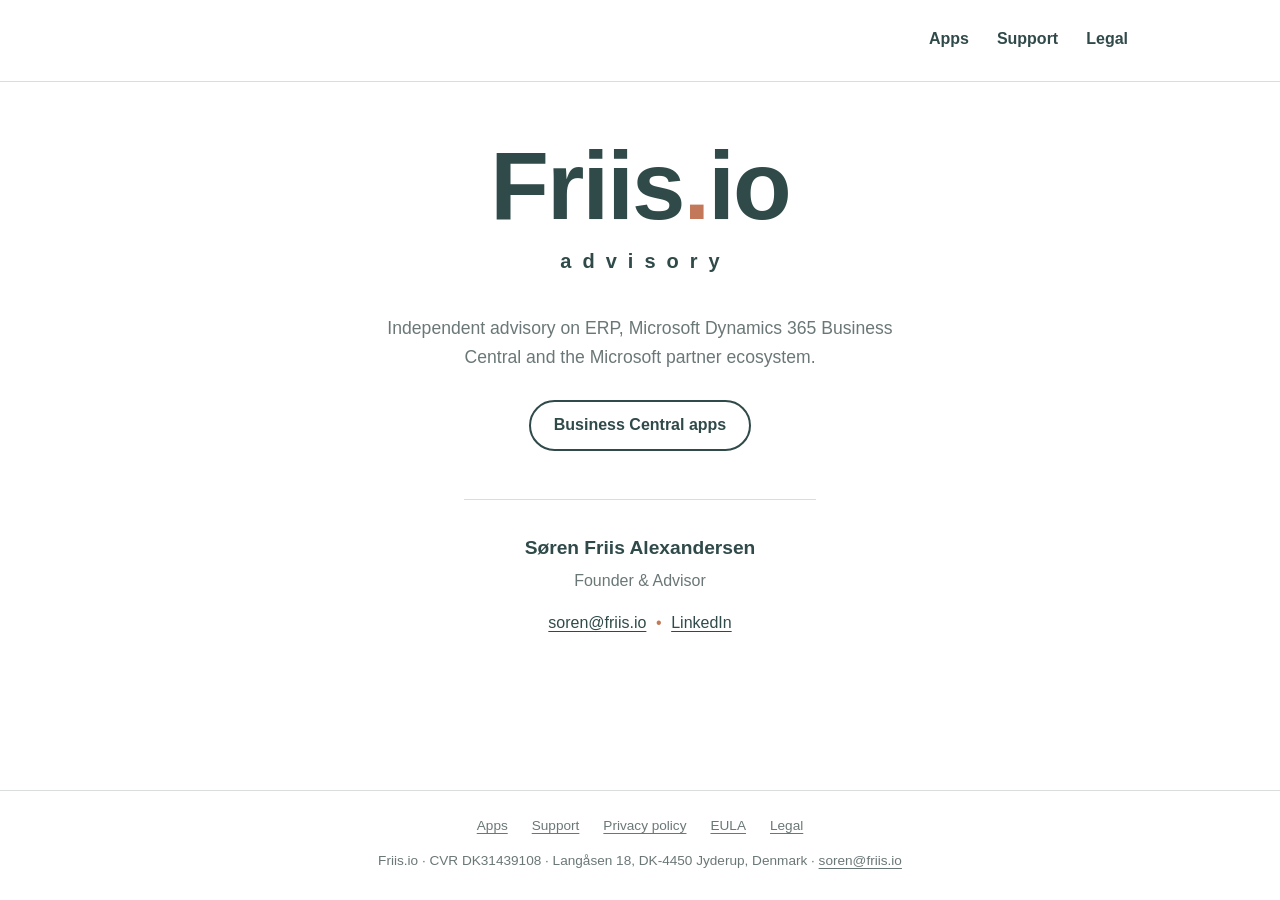
<file: index.html>
<!DOCTYPE html>
<html lang="en">
<head>
  <meta charset="utf-8">
  <meta name="viewport" content="width=device-width, initial-scale=1">
  <title>Friis.io advisory</title>
  <meta name="description" content="Friis.io advisory. ERP and Microsoft Dynamics 365 Business Central advisory, and apps for Business Central.">
  <link rel="icon" href="/assets/favicon.svg" type="image/svg+xml">
  <link rel="stylesheet" href="/assets/site.css">
</head>
<body class="home">
  <header class="site-header">
    <div class="wrap header-inner">
      <a class="brand" href="/" aria-label="Friis.io advisory, home">
        <span class="wordmark">Friis<span class="dot">.</span>io</span>
        <span class="tagline">advisory</span>
      </a>
      <nav class="site-nav" aria-label="Main">
        <a href="/apps/">Apps</a>
        <a href="/support/">Support</a>
        <a href="/legal/">Legal</a>
      </nav>
    </div>
  </header>

  <main>
    <section class="hero">
      <h1><span class="wordmark">Friis<span class="dot">.</span>io</span><span class="tagline">advisory</span></h1>
      <p class="intro">
        Independent advisory on ERP, Microsoft Dynamics 365 Business Central
        and the Microsoft partner ecosystem.
      </p>
      <a class="button" href="/apps/">Business Central apps</a>
    </section>

    <div class="person">
      <p class="name">Søren Friis Alexandersen</p>
      <p class="role">Founder &amp; Advisor</p>
      <p class="links">
        <a href="mailto:soren@friis.io">soren@friis.io</a><span class="sep">•</span><a href="https://www.linkedin.com/in/alexandersen/">LinkedIn</a>
      </p>
    </div>
  </main>

  <footer class="site-footer">
    <div class="wrap footer-inner">
      <nav class="footer-nav" aria-label="Footer">
        <a href="/apps/">Apps</a>
        <a href="/support/">Support</a>
        <a href="/privacy/">Privacy policy</a>
        <a href="/eula/">EULA</a>
        <a href="/legal/">Legal</a>
      </nav>
      <p>Friis.io · CVR DK31439108 · Langåsen 18, DK-4450 Jyderup, Denmark · <a href="mailto:soren@friis.io">soren@friis.io</a></p>
    </div>
  </footer>
</body>
</html>
</file>
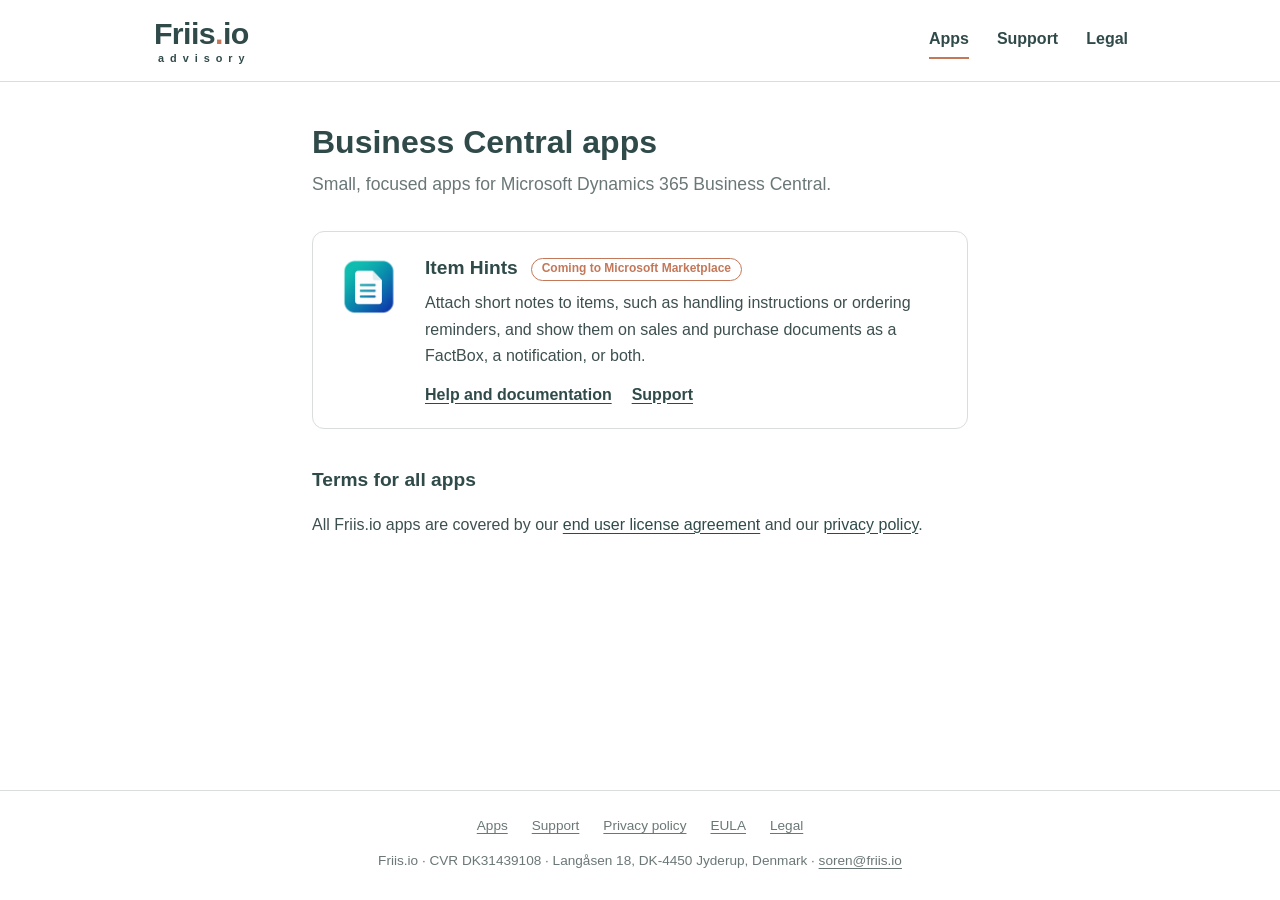
<file: apps/index.html>
<!DOCTYPE html>
<html lang="en">
<head>
  <meta charset="utf-8">
  <meta name="viewport" content="width=device-width, initial-scale=1">
  <title>Business Central apps · Friis.io</title>
  <meta name="description" content="Apps for Microsoft Dynamics 365 Business Central by Friis.io.">
  <link rel="icon" href="/assets/favicon.svg" type="image/svg+xml">
  <link rel="stylesheet" href="/assets/site.css">
</head>
<body>
  <header class="site-header">
    <div class="wrap header-inner">
      <a class="brand" href="/" aria-label="Friis.io advisory, home">
        <span class="wordmark">Friis<span class="dot">.</span>io</span>
        <span class="tagline">advisory</span>
      </a>
      <nav class="site-nav" aria-label="Main">
        <a href="/apps/" aria-current="page">Apps</a>
        <a href="/support/">Support</a>
        <a href="/legal/">Legal</a>
      </nav>
    </div>
  </header>

  <main>
    <h1>Business Central apps</h1>
    <p class="lead">Small, focused apps for Microsoft Dynamics 365 Business Central.</p>

    <div class="cards">
      <article class="card">
        <img src="/item-hints/logo.png" alt="">
        <div>
          <h2>Item Hints <span class="badge">Coming to Microsoft Marketplace</span></h2>
          <p>
            Attach short notes to items, such as handling instructions or ordering reminders,
            and show them on sales and purchase documents as a FactBox, a notification, or both.
          </p>
          <div class="card-links">
            <a href="/item-hints/">Help and documentation</a>
            <a href="/support/">Support</a>
          </div>
        </div>
      </article>
    </div>

    <h2>Terms for all apps</h2>
    <p>
      All Friis.io apps are covered by our <a href="/eula/">end user license agreement</a>
      and our <a href="/privacy/">privacy policy</a>.
    </p>
  </main>

  <footer class="site-footer">
    <div class="wrap footer-inner">
      <nav class="footer-nav" aria-label="Footer">
        <a href="/apps/">Apps</a>
        <a href="/support/">Support</a>
        <a href="/privacy/">Privacy policy</a>
        <a href="/eula/">EULA</a>
        <a href="/legal/">Legal</a>
      </nav>
      <p>Friis.io · CVR DK31439108 · Langåsen 18, DK-4450 Jyderup, Denmark · <a href="mailto:soren@friis.io">soren@friis.io</a></p>
    </div>
  </footer>
</body>
</html>
</file>
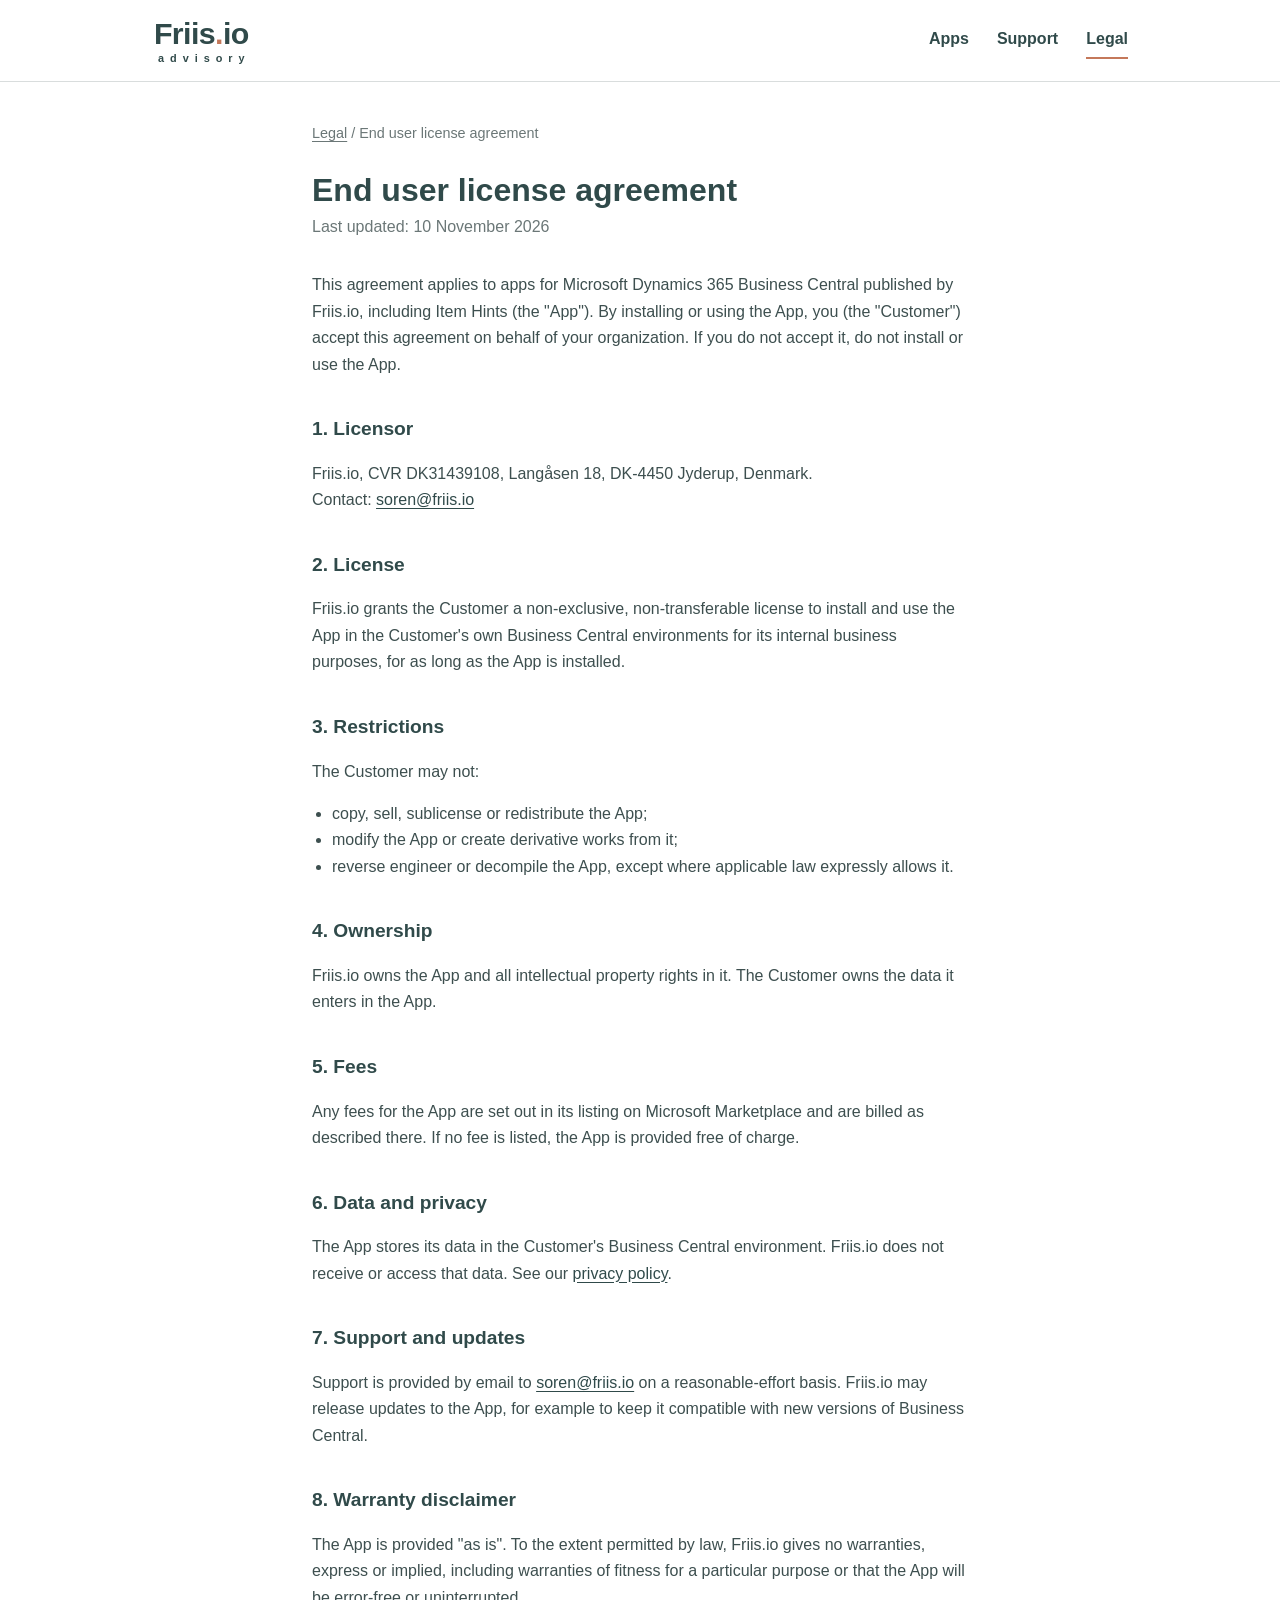
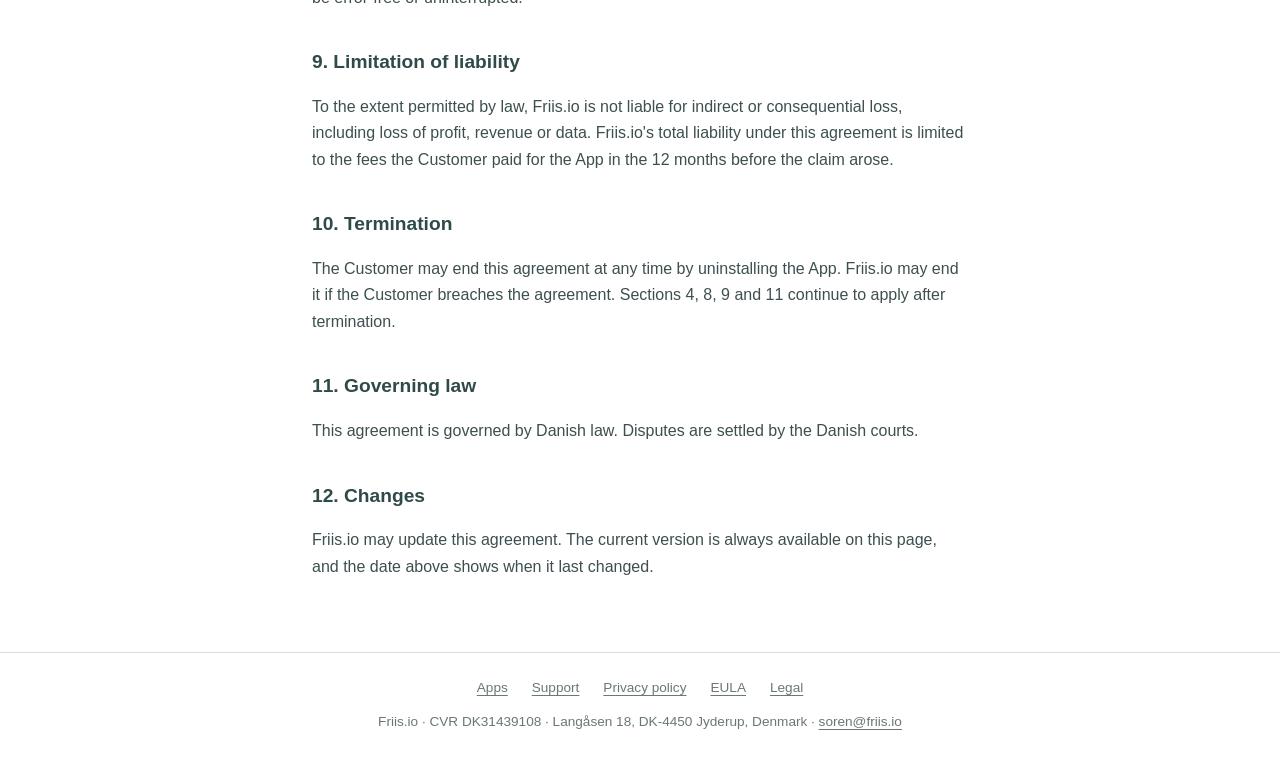
<file: eula/index.html>
<!DOCTYPE html>
<html lang="en">
<head>
  <meta charset="utf-8">
  <meta name="viewport" content="width=device-width, initial-scale=1">
  <title>End user license agreement · Friis.io</title>
  <meta name="description" content="End user license agreement for Friis.io apps for Microsoft Dynamics 365 Business Central.">
  <link rel="icon" href="/assets/favicon.svg" type="image/svg+xml">
  <link rel="stylesheet" href="/assets/site.css">
</head>
<body>
  <header class="site-header">
    <div class="wrap header-inner">
      <a class="brand" href="/" aria-label="Friis.io advisory, home">
        <span class="wordmark">Friis<span class="dot">.</span>io</span>
        <span class="tagline">advisory</span>
      </a>
      <nav class="site-nav" aria-label="Main">
        <a href="/apps/">Apps</a>
        <a href="/support/">Support</a>
        <a href="/legal/" aria-current="page">Legal</a>
      </nav>
    </div>
  </header>

  <main>
    <p class="crumbs"><a href="/legal/">Legal</a> / End user license agreement</p>

    <h1>End user license agreement</h1>
        <p class="updated">Last updated: 10 November 2026</p>

        <p>
          This agreement applies to apps for Microsoft Dynamics 365 Business Central
          published by Friis.io, including Item Hints (the "App"). By installing or using
          the App, you (the "Customer") accept this agreement on behalf of your organization.
          If you do not accept it, do not install or use the App.
        </p>

        <h2>1. Licensor</h2>
        <p>
          Friis.io, CVR DK31439108, Langåsen 18, DK-4450 Jyderup, Denmark.<br>
          Contact: <a href="mailto:soren@friis.io">soren@friis.io</a>
        </p>

        <h2>2. License</h2>
        <p>
          Friis.io grants the Customer a non-exclusive, non-transferable license to install
          and use the App in the Customer's own Business Central environments for its internal
          business purposes, for as long as the App is installed.
        </p>

        <h2>3. Restrictions</h2>
        <p>The Customer may not:</p>
        <ul>
          <li>copy, sell, sublicense or redistribute the App;</li>
          <li>modify the App or create derivative works from it;</li>
          <li>reverse engineer or decompile the App, except where applicable law expressly allows it.</li>
        </ul>

        <h2>4. Ownership</h2>
        <p>
          Friis.io owns the App and all intellectual property rights in it. The Customer owns
          the data it enters in the App.
        </p>

        <h2>5. Fees</h2>
        <p>
          Any fees for the App are set out in its listing on Microsoft Marketplace and are
          billed as described there. If no fee is listed, the App is provided free of charge.
        </p>

        <h2>6. Data and privacy</h2>
        <p>
          The App stores its data in the Customer's Business Central environment. Friis.io does
          not receive or access that data. See our <a href="/privacy/">privacy policy</a>.
        </p>

        <h2>7. Support and updates</h2>
        <p>
          Support is provided by email to <a href="mailto:soren@friis.io">soren@friis.io</a>
          on a reasonable-effort basis. Friis.io may release updates to the App, for example to
          keep it compatible with new versions of Business Central.
        </p>

        <h2>8. Warranty disclaimer</h2>
        <p>
          The App is provided "as is". To the extent permitted by law, Friis.io gives no
          warranties, express or implied, including warranties of fitness for a particular
          purpose or that the App will be error-free or uninterrupted.
        </p>

        <h2>9. Limitation of liability</h2>
        <p>
          To the extent permitted by law, Friis.io is not liable for indirect or consequential
          loss, including loss of profit, revenue or data. Friis.io's total liability under this
          agreement is limited to the fees the Customer paid for the App in the 12 months before
          the claim arose.
        </p>

        <h2>10. Termination</h2>
        <p>
          The Customer may end this agreement at any time by uninstalling the App. Friis.io may
          end it if the Customer breaches the agreement. Sections 4, 8, 9 and 11 continue to apply
          after termination.
        </p>

        <h2>11. Governing law</h2>
        <p>
          This agreement is governed by Danish law. Disputes are settled by the Danish courts.
        </p>

        <h2>12. Changes</h2>
        <p>
          Friis.io may update this agreement. The current version is always available on this
          page, and the date above shows when it last changed.
        </p>
  </main>

  <footer class="site-footer">
    <div class="wrap footer-inner">
      <nav class="footer-nav" aria-label="Footer">
        <a href="/apps/">Apps</a>
        <a href="/support/">Support</a>
        <a href="/privacy/">Privacy policy</a>
        <a href="/eula/">EULA</a>
        <a href="/legal/">Legal</a>
      </nav>
      <p>Friis.io · CVR DK31439108 · Langåsen 18, DK-4450 Jyderup, Denmark · <a href="mailto:soren@friis.io">soren@friis.io</a></p>
    </div>
  </footer>
</body>
</html>
</file>
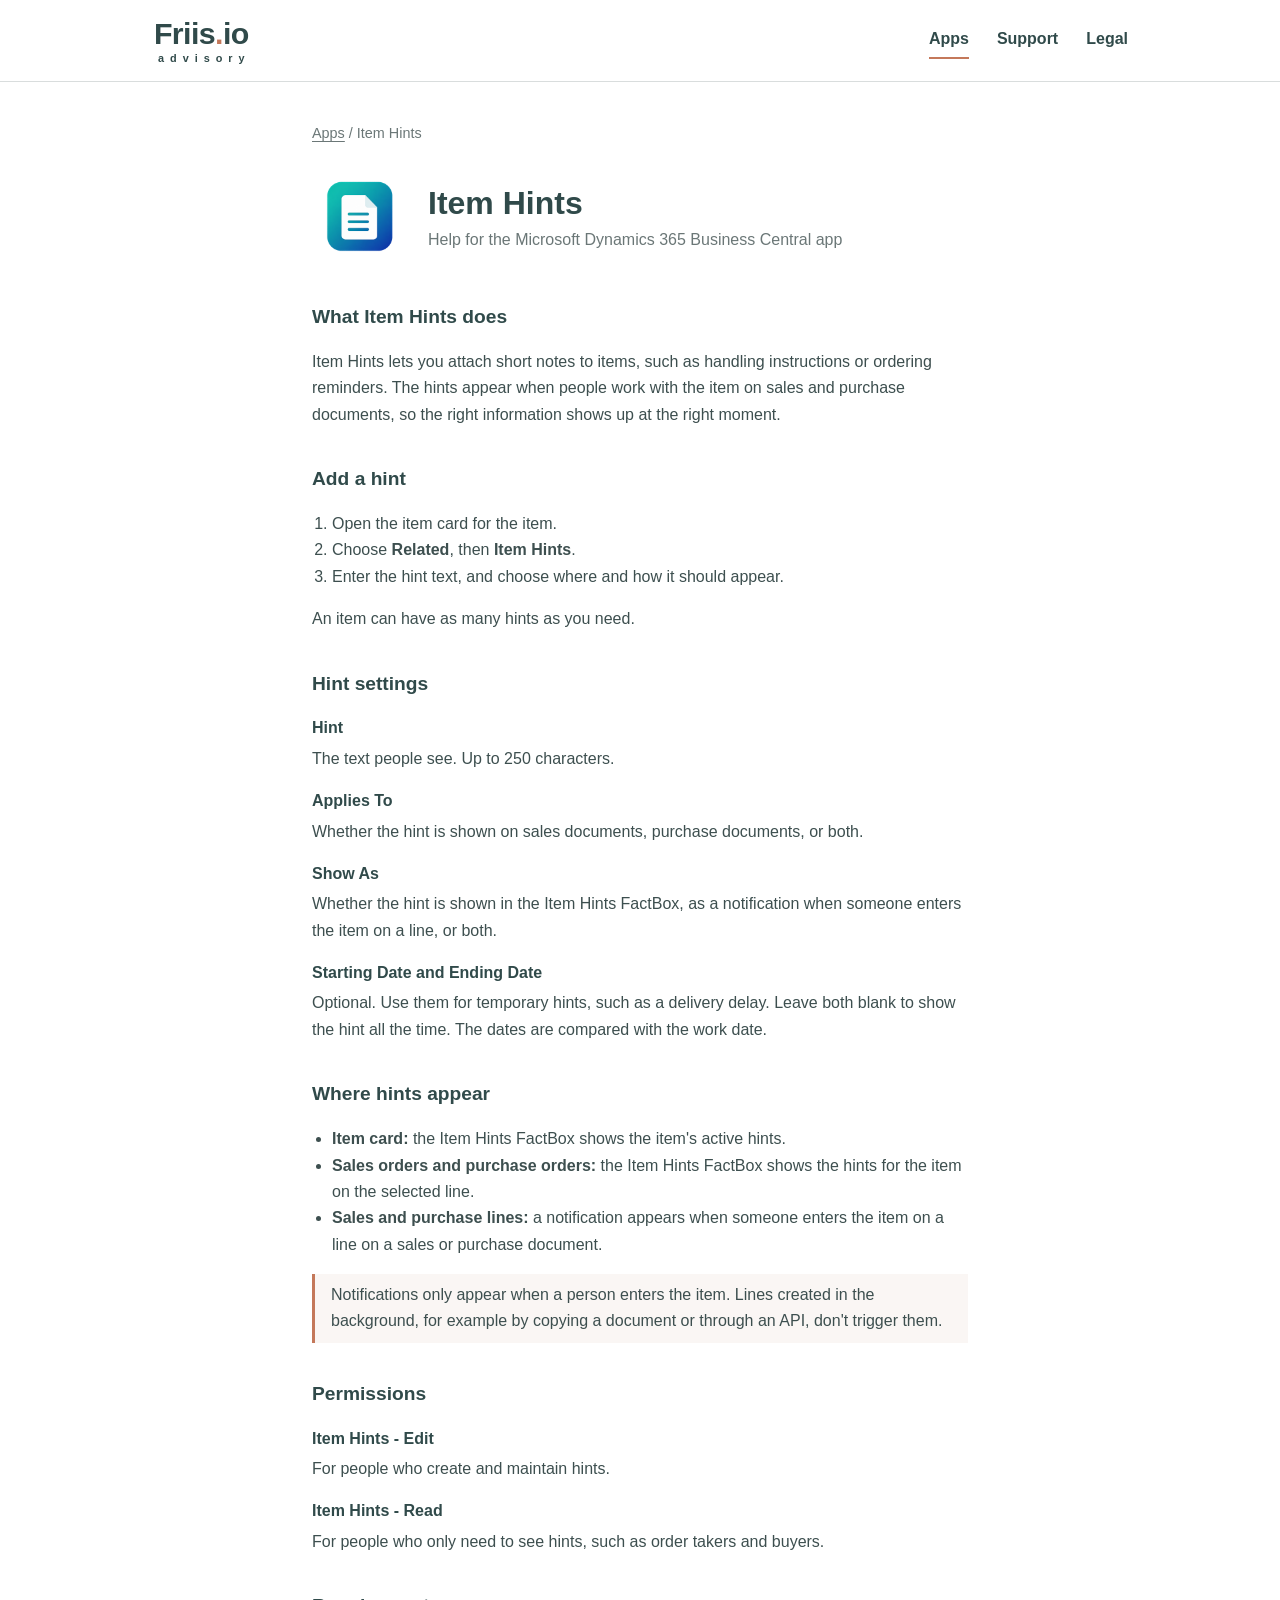
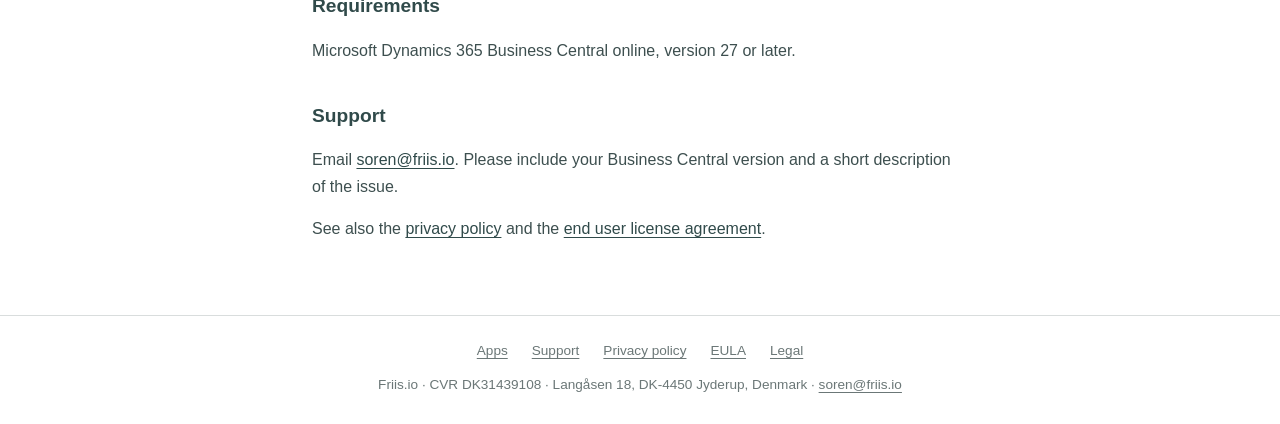
<file: item-hints/index.html>
<!DOCTYPE html>
<html lang="en">
<head>
  <meta charset="utf-8">
  <meta name="viewport" content="width=device-width, initial-scale=1">
  <title>Item Hints help · Friis.io</title>
  <meta name="description" content="Help for Item Hints, a Microsoft Dynamics 365 Business Central app by Friis.io.">
  <link rel="icon" href="/assets/favicon.svg" type="image/svg+xml">
  <link rel="stylesheet" href="/assets/site.css">
</head>
<body>
  <header class="site-header">
    <div class="wrap header-inner">
      <a class="brand" href="/" aria-label="Friis.io advisory, home">
        <span class="wordmark">Friis<span class="dot">.</span>io</span>
        <span class="tagline">advisory</span>
      </a>
      <nav class="site-nav" aria-label="Main">
        <a href="/apps/" aria-current="page">Apps</a>
        <a href="/support/">Support</a>
        <a href="/legal/">Legal</a>
      </nav>
    </div>
  </header>

  <main>
    <p class="crumbs"><a href="/apps/">Apps</a> / Item Hints</p>

    <div class="app-head">
          <img src="logo.png" alt="Item Hints logo">
          <div>
            <h1>Item Hints</h1>
            <p>Help for the Microsoft Dynamics 365 Business Central app</p>
          </div>
        </div>

        <h2>What Item Hints does</h2>
        <p>
          Item Hints lets you attach short notes to items, such as handling instructions or
          ordering reminders. The hints appear when people work with the item on sales and
          purchase documents, so the right information shows up at the right moment.
        </p>

        <h2>Add a hint</h2>
        <ol>
          <li>Open the item card for the item.</li>
          <li>Choose <strong>Related</strong>, then <strong>Item Hints</strong>.</li>
          <li>Enter the hint text, and choose where and how it should appear.</li>
        </ol>
        <p>An item can have as many hints as you need.</p>

        <h2>Hint settings</h2>
        <dl>
          <dt>Hint</dt>
          <dd>The text people see. Up to 250 characters.</dd>

          <dt>Applies To</dt>
          <dd>Whether the hint is shown on sales documents, purchase documents, or both.</dd>

          <dt>Show As</dt>
          <dd>
            Whether the hint is shown in the Item Hints FactBox, as a notification when
            someone enters the item on a line, or both.
          </dd>

          <dt>Starting Date and Ending Date</dt>
          <dd>
            Optional. Use them for temporary hints, such as a delivery delay. Leave both blank
            to show the hint all the time. The dates are compared with the work date.
          </dd>
        </dl>

        <h2>Where hints appear</h2>
        <ul>
          <li><strong>Item card:</strong> the Item Hints FactBox shows the item's active hints.</li>
          <li>
            <strong>Sales orders and purchase orders:</strong> the Item Hints FactBox shows the
            hints for the item on the selected line.
          </li>
          <li>
            <strong>Sales and purchase lines:</strong> a notification appears when someone enters
            the item on a line on a sales or purchase document.
          </li>
        </ul>
        <p class="note">
          Notifications only appear when a person enters the item. Lines created in the
          background, for example by copying a document or through an API, don't trigger them.
        </p>

        <h2>Permissions</h2>
        <dl>
          <dt>Item Hints - Edit</dt>
          <dd>For people who create and maintain hints.</dd>

          <dt>Item Hints - Read</dt>
          <dd>For people who only need to see hints, such as order takers and buyers.</dd>
        </dl>

        <h2>Requirements</h2>
        <p>Microsoft Dynamics 365 Business Central online, version 27 or later.</p>

        <h2>Support</h2>
        <p>
          Email <a href="mailto:soren@friis.io">soren@friis.io</a>. Please include your
          Business Central version and a short description of the issue.
        </p>
        <p>
          See also the <a href="/privacy/">privacy policy</a> and the
          <a href="/eula/">end user license agreement</a>.
        </p>
  </main>

  <footer class="site-footer">
    <div class="wrap footer-inner">
      <nav class="footer-nav" aria-label="Footer">
        <a href="/apps/">Apps</a>
        <a href="/support/">Support</a>
        <a href="/privacy/">Privacy policy</a>
        <a href="/eula/">EULA</a>
        <a href="/legal/">Legal</a>
      </nav>
      <p>Friis.io · CVR DK31439108 · Langåsen 18, DK-4450 Jyderup, Denmark · <a href="mailto:soren@friis.io">soren@friis.io</a></p>
    </div>
  </footer>
</body>
</html>
</file>
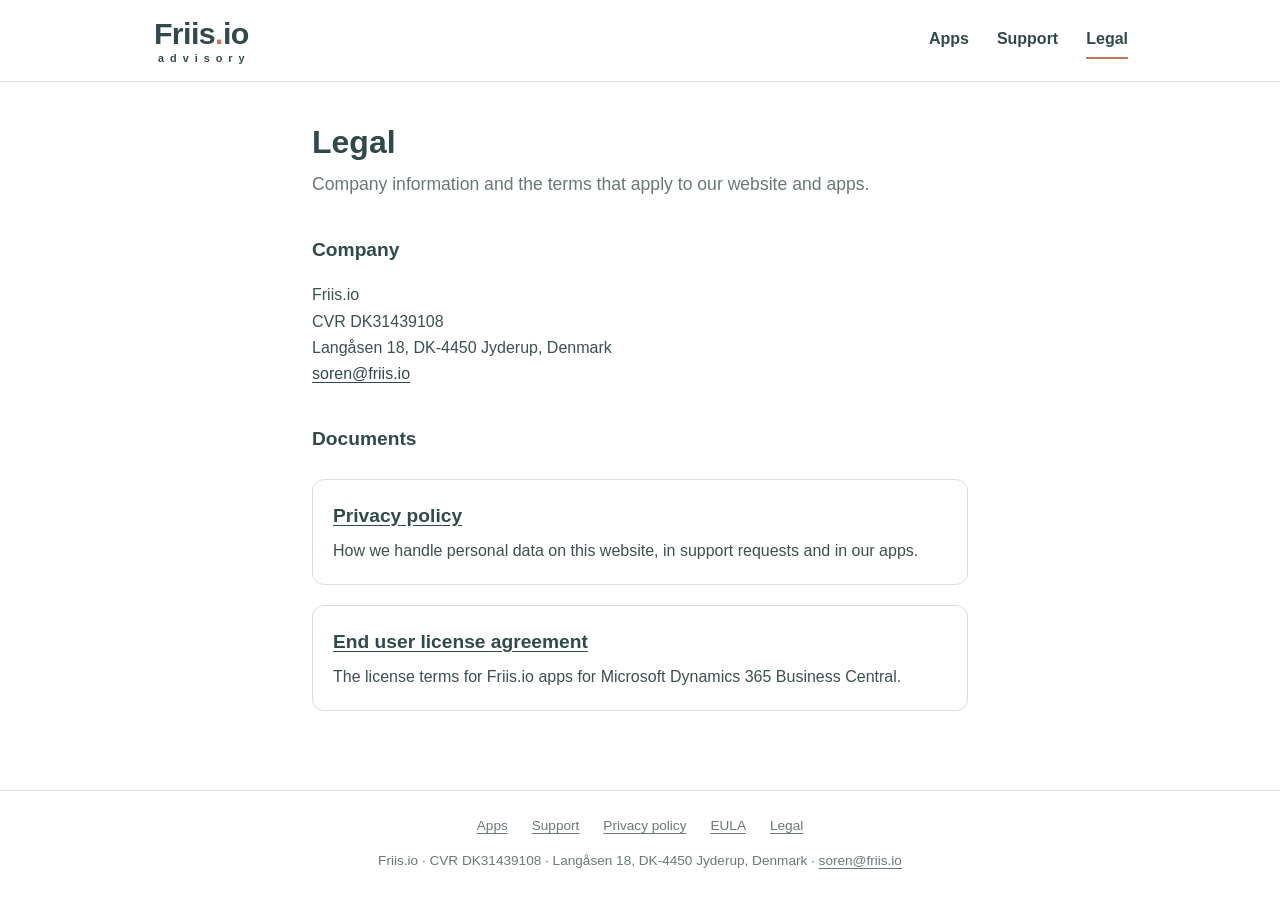
<file: legal/index.html>
<!DOCTYPE html>
<html lang="en">
<head>
  <meta charset="utf-8">
  <meta name="viewport" content="width=device-width, initial-scale=1">
  <title>Legal · Friis.io</title>
  <meta name="description" content="Company information, privacy policy and license terms for Friis.io.">
  <link rel="icon" href="/assets/favicon.svg" type="image/svg+xml">
  <link rel="stylesheet" href="/assets/site.css">
</head>
<body>
  <header class="site-header">
    <div class="wrap header-inner">
      <a class="brand" href="/" aria-label="Friis.io advisory, home">
        <span class="wordmark">Friis<span class="dot">.</span>io</span>
        <span class="tagline">advisory</span>
      </a>
      <nav class="site-nav" aria-label="Main">
        <a href="/apps/">Apps</a>
        <a href="/support/">Support</a>
        <a href="/legal/" aria-current="page">Legal</a>
      </nav>
    </div>
  </header>

  <main>
    <h1>Legal</h1>
    <p class="lead">Company information and the terms that apply to our website and apps.</p>

    <h2>Company</h2>
    <p>
      Friis.io<br>
      CVR DK31439108<br>
      Langåsen 18, DK-4450 Jyderup, Denmark<br>
      <a href="mailto:soren@friis.io">soren@friis.io</a>
    </p>

    <h2>Documents</h2>
    <div class="cards">
      <article class="card">
        <div>
          <h3><a href="/privacy/">Privacy policy</a></h3>
          <p>How we handle personal data on this website, in support requests and in our apps.</p>
        </div>
      </article>
      <article class="card">
        <div>
          <h3><a href="/eula/">End user license agreement</a></h3>
          <p>The license terms for Friis.io apps for Microsoft Dynamics 365 Business Central.</p>
        </div>
      </article>
    </div>
  </main>

  <footer class="site-footer">
    <div class="wrap footer-inner">
      <nav class="footer-nav" aria-label="Footer">
        <a href="/apps/">Apps</a>
        <a href="/support/">Support</a>
        <a href="/privacy/">Privacy policy</a>
        <a href="/eula/">EULA</a>
        <a href="/legal/">Legal</a>
      </nav>
      <p>Friis.io · CVR DK31439108 · Langåsen 18, DK-4450 Jyderup, Denmark · <a href="mailto:soren@friis.io">soren@friis.io</a></p>
    </div>
  </footer>
</body>
</html>
</file>
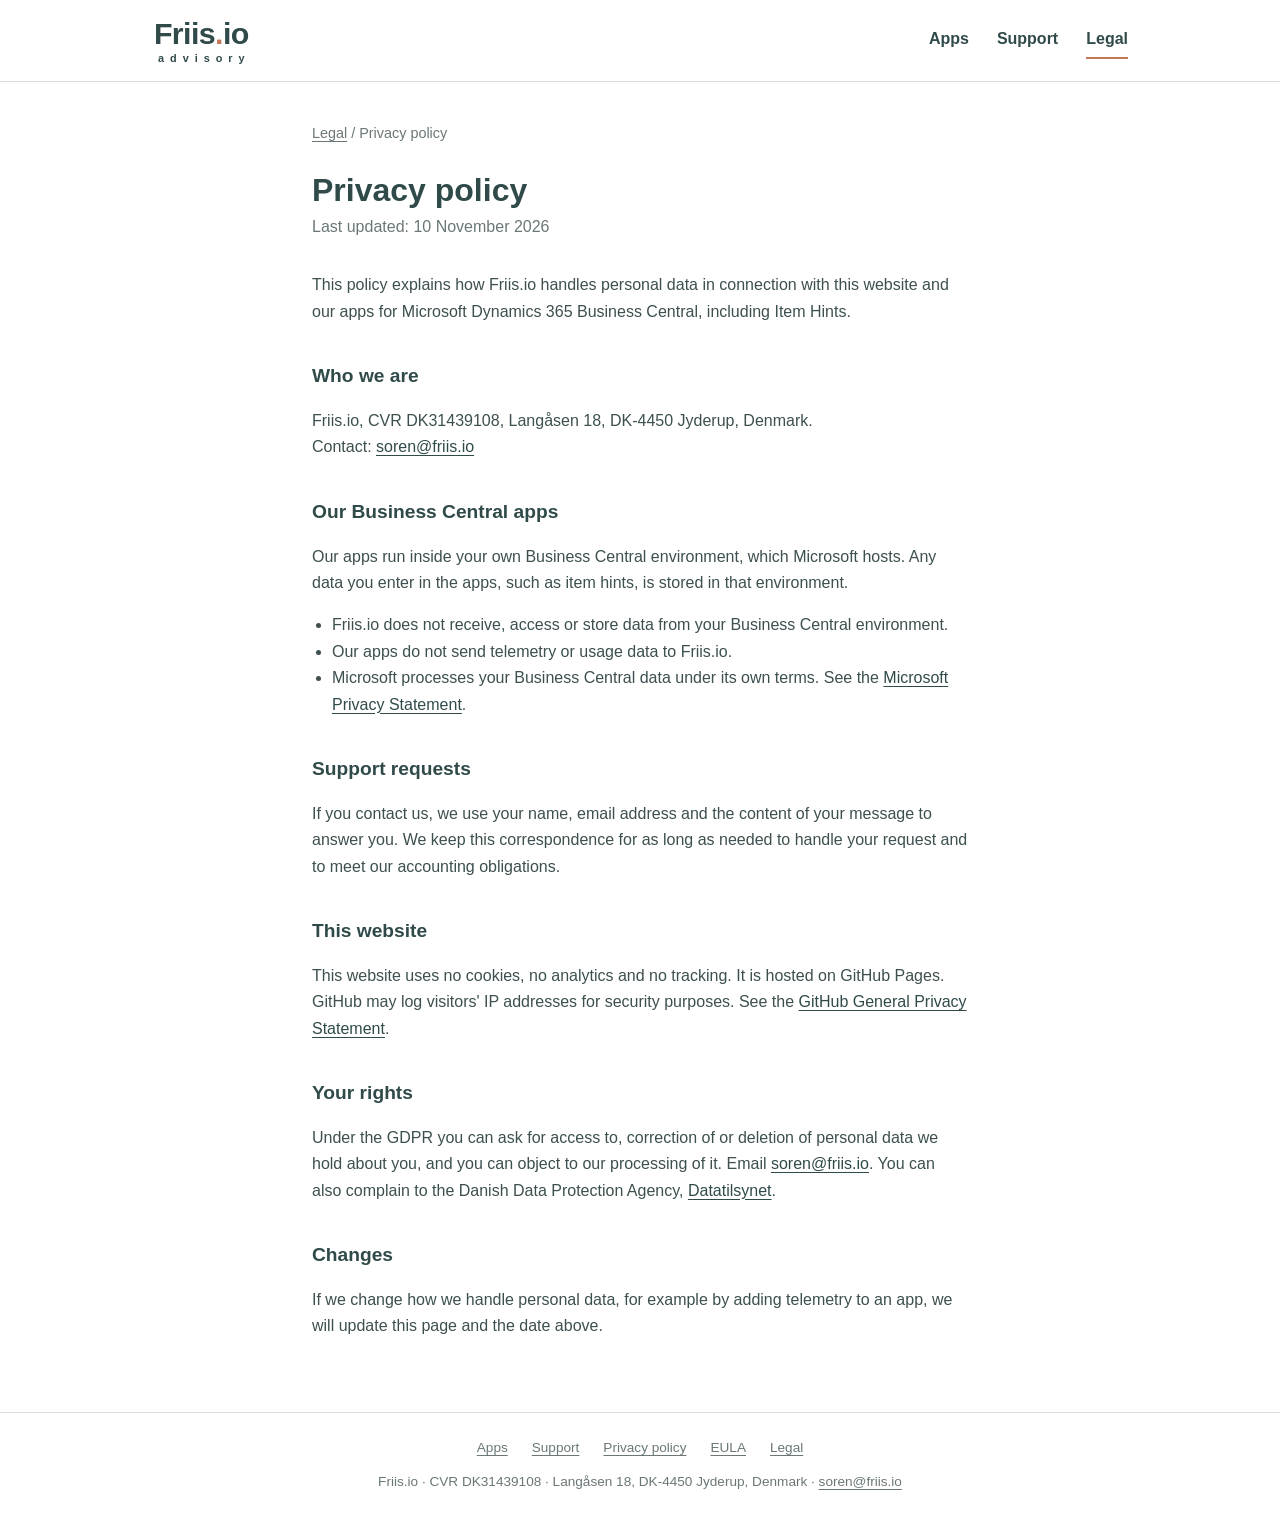
<file: privacy/index.html>
<!DOCTYPE html>
<html lang="en">
<head>
  <meta charset="utf-8">
  <meta name="viewport" content="width=device-width, initial-scale=1">
  <title>Privacy policy · Friis.io</title>
  <meta name="description" content="Privacy policy for Friis.io and its Microsoft Dynamics 365 Business Central apps.">
  <link rel="icon" href="/assets/favicon.svg" type="image/svg+xml">
  <link rel="stylesheet" href="/assets/site.css">
</head>
<body>
  <header class="site-header">
    <div class="wrap header-inner">
      <a class="brand" href="/" aria-label="Friis.io advisory, home">
        <span class="wordmark">Friis<span class="dot">.</span>io</span>
        <span class="tagline">advisory</span>
      </a>
      <nav class="site-nav" aria-label="Main">
        <a href="/apps/">Apps</a>
        <a href="/support/">Support</a>
        <a href="/legal/" aria-current="page">Legal</a>
      </nav>
    </div>
  </header>

  <main>
    <p class="crumbs"><a href="/legal/">Legal</a> / Privacy policy</p>

    <h1>Privacy policy</h1>
        <p class="updated">Last updated: 10 November 2026</p>

        <p>
          This policy explains how Friis.io handles personal data in connection with
          this website and our apps for Microsoft Dynamics 365 Business Central,
          including Item Hints.
        </p>

        <h2>Who we are</h2>
        <p>
          Friis.io, CVR DK31439108, Langåsen 18, DK-4450 Jyderup, Denmark.<br>
          Contact: <a href="mailto:soren@friis.io">soren@friis.io</a>
        </p>

        <h2>Our Business Central apps</h2>
        <p>
          Our apps run inside your own Business Central environment, which Microsoft hosts.
          Any data you enter in the apps, such as item hints, is stored in that environment.
        </p>
        <ul>
          <li>Friis.io does not receive, access or store data from your Business Central environment.</li>
          <li>Our apps do not send telemetry or usage data to Friis.io.</li>
          <li>
            Microsoft processes your Business Central data under its own terms. See the
            <a href="https://privacy.microsoft.com/privacystatement">Microsoft Privacy Statement</a>.
          </li>
        </ul>

        <h2>Support requests</h2>
        <p>
          If you contact us, we use your name, email address and the content of your
          message to answer you. We keep this correspondence for as long as needed to
          handle your request and to meet our accounting obligations.
        </p>

        <h2>This website</h2>
        <p>
          This website uses no cookies, no analytics and no tracking. It is hosted on
          GitHub Pages. GitHub may log visitors' IP addresses for security purposes. See the
          <a href="https://docs.github.com/en/site-policy/privacy-policies/github-general-privacy-statement">GitHub General Privacy Statement</a>.
        </p>

        <h2>Your rights</h2>
        <p>
          Under the GDPR you can ask for access to, correction of or deletion of personal
          data we hold about you, and you can object to our processing of it. Email
          <a href="mailto:soren@friis.io">soren@friis.io</a>. You can also complain to the
          Danish Data Protection Agency,
          <a href="https://www.datatilsynet.dk">Datatilsynet</a>.
        </p>

        <h2>Changes</h2>
        <p>
          If we change how we handle personal data, for example by adding telemetry to an
          app, we will update this page and the date above.
        </p>
  </main>

  <footer class="site-footer">
    <div class="wrap footer-inner">
      <nav class="footer-nav" aria-label="Footer">
        <a href="/apps/">Apps</a>
        <a href="/support/">Support</a>
        <a href="/privacy/">Privacy policy</a>
        <a href="/eula/">EULA</a>
        <a href="/legal/">Legal</a>
      </nav>
      <p>Friis.io · CVR DK31439108 · Langåsen 18, DK-4450 Jyderup, Denmark · <a href="mailto:soren@friis.io">soren@friis.io</a></p>
    </div>
  </footer>
</body>
</html>
</file>
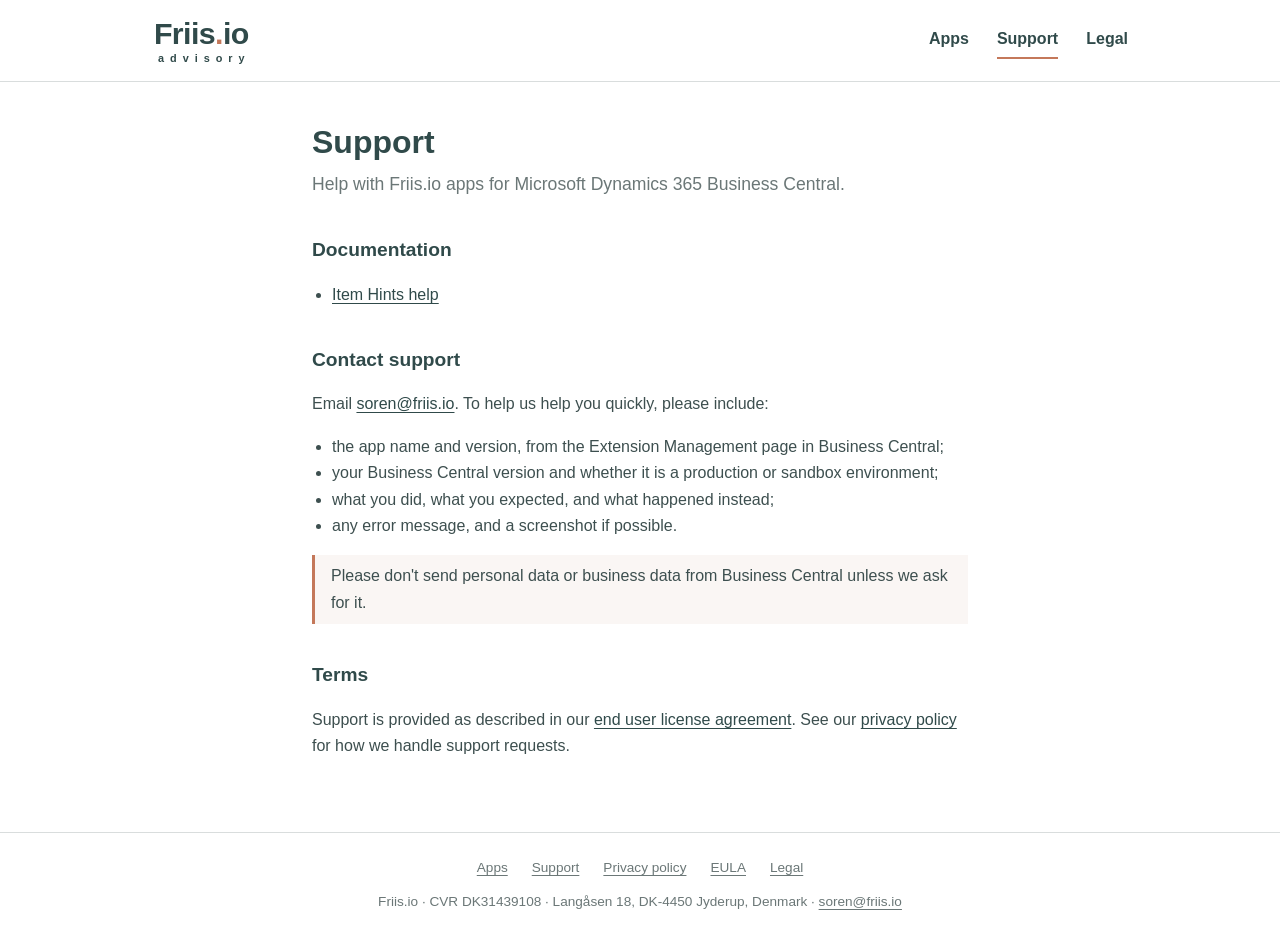
<file: support/index.html>
<!DOCTYPE html>
<html lang="en">
<head>
  <meta charset="utf-8">
  <meta name="viewport" content="width=device-width, initial-scale=1">
  <title>Support · Friis.io</title>
  <meta name="description" content="How to get support for Friis.io apps for Microsoft Dynamics 365 Business Central.">
  <link rel="icon" href="/assets/favicon.svg" type="image/svg+xml">
  <link rel="stylesheet" href="/assets/site.css">
</head>
<body>
  <header class="site-header">
    <div class="wrap header-inner">
      <a class="brand" href="/" aria-label="Friis.io advisory, home">
        <span class="wordmark">Friis<span class="dot">.</span>io</span>
        <span class="tagline">advisory</span>
      </a>
      <nav class="site-nav" aria-label="Main">
        <a href="/apps/">Apps</a>
        <a href="/support/" aria-current="page">Support</a>
        <a href="/legal/">Legal</a>
      </nav>
    </div>
  </header>

  <main>
    <h1>Support</h1>
    <p class="lead">Help with Friis.io apps for Microsoft Dynamics 365 Business Central.</p>

    <h2>Documentation</h2>
    <ul>
      <li><a href="/item-hints/">Item Hints help</a></li>
    </ul>

    <h2>Contact support</h2>
    <p>
      Email <a href="mailto:soren@friis.io">soren@friis.io</a>. To help us help you quickly, please include:
    </p>
    <ul>
      <li>the app name and version, from the Extension Management page in Business Central;</li>
      <li>your Business Central version and whether it is a production or sandbox environment;</li>
      <li>what you did, what you expected, and what happened instead;</li>
      <li>any error message, and a screenshot if possible.</li>
    </ul>
    <p class="note">
      Please don't send personal data or business data from Business Central unless we ask for it.
    </p>

    <h2>Terms</h2>
    <p>
      Support is provided as described in our <a href="/eula/">end user license agreement</a>.
      See our <a href="/privacy/">privacy policy</a> for how we handle support requests.
    </p>
  </main>

  <footer class="site-footer">
    <div class="wrap footer-inner">
      <nav class="footer-nav" aria-label="Footer">
        <a href="/apps/">Apps</a>
        <a href="/support/">Support</a>
        <a href="/privacy/">Privacy policy</a>
        <a href="/eula/">EULA</a>
        <a href="/legal/">Legal</a>
      </nav>
      <p>Friis.io · CVR DK31439108 · Langåsen 18, DK-4450 Jyderup, Denmark · <a href="mailto:soren@friis.io">soren@friis.io</a></p>
    </div>
  </footer>
</body>
</html>
</file>
<file: assets/site.css>
/* Friis.io site styles */
:root {
  --slate: #304a4a;
  --accent: #c4785a;
  --muted: #6b7777;
  --text: #3d4f4f;
  --rule: #d9dddd;
  --tint: #faf6f4;
  --max: 44rem;
}

* { box-sizing: border-box; }

body {
  margin: 0;
  min-height: 100vh;
  display: flex;
  flex-direction: column;
  font-family: -apple-system, BlinkMacSystemFont, "Segoe UI", "Helvetica Neue", Arial, sans-serif;
  color: var(--slate);
  background: #fff;
  line-height: 1.65;
}

a { color: var(--slate); text-underline-offset: 3px; }
a:hover { color: var(--accent); }

.wrap {
  max-width: 64rem;
  margin: 0 auto;
  padding: 0 1.5rem;
}

/* Header */
.site-header { border-bottom: 1px solid var(--rule); }
.header-inner {
  display: flex;
  align-items: center;
  justify-content: space-between;
  flex-wrap: wrap;
  gap: 1rem;
  padding-top: 1.1rem;
  padding-bottom: 1.1rem;
}
.brand {
  display: inline-block;
  text-decoration: none;
  text-align: center;
  line-height: 1;
}
.brand .wordmark {
  display: block;
  font-size: 1.9rem;
  font-weight: 700;
  letter-spacing: -0.02em;
}
.brand .tagline {
  display: block;
  margin-top: 0.3rem;
  font-size: 0.68rem;
  font-weight: 600;
  letter-spacing: 0.55em;
  padding-left: 0.55em;
}
.dot { color: var(--accent); }
.home .site-header .brand { visibility: hidden; }

.site-nav { display: flex; gap: 1.75rem; }
.site-nav a {
  font-weight: 600;
  text-decoration: none;
  padding: 0.25rem 0;
  border-bottom: 2px solid transparent;
}
.site-nav a:hover { color: var(--accent); }
.site-nav a[aria-current="page"] { border-bottom-color: var(--accent); }

/* Content */
main {
  flex: 1;
  width: 100%;
  max-width: var(--max);
  margin: 0 auto;
  padding: 2.5rem 1.5rem 3.5rem;
}
h1 { font-size: 2rem; line-height: 1.25; margin: 0 0 0.25rem; }
h2 { font-size: 1.2rem; margin: 2.2rem 0 0.5rem; }
p, li, dd { color: var(--text); }
ul, ol { padding-left: 1.25rem; }
dt { font-weight: 700; margin-top: 1rem; }
dd { margin: 0.25rem 0 0; }
.lead { font-size: 1.1rem; color: var(--muted); margin: 0.5rem 0 2rem; }
.updated { color: var(--muted); margin: 0 0 2rem; }
.note {
  border-left: 3px solid var(--accent);
  padding: 0.5rem 1rem;
  background: var(--tint);
  margin: 1rem 0;
}
.crumbs { font-size: 0.9rem; color: var(--muted); margin: 0 0 1.5rem; }
.crumbs a { color: var(--muted); }

/* Home */
.hero { text-align: center; padding: 1rem 0 0; }
.hero .wordmark {
  display: block;
  font-size: clamp(3.5rem, 12vw, 6rem);
  font-weight: 700;
  letter-spacing: -0.02em;
  line-height: 1;
  margin: 0;
}
.hero .tagline {
  display: block;
  margin: 0.9rem 0 0;
  font-size: clamp(0.9rem, 2.6vw, 1.25rem);
  font-weight: 600;
  letter-spacing: 0.55em;
  padding-left: 0.55em;
}
.hero .intro {
  max-width: 34rem;
  margin: 2.5rem auto 0;
  font-size: 1.1rem;
  color: var(--muted);
}
.button {
  display: inline-block;
  margin-top: 1.75rem;
  padding: 0.65rem 1.4rem;
  border: 2px solid var(--slate);
  border-radius: 999px;
  font-weight: 600;
  text-decoration: none;
}
.button:hover { border-color: var(--accent); }
.person {
  text-align: center;
  margin: 3rem auto 0;
  padding-top: 2rem;
  border-top: 1px solid var(--rule);
  max-width: 22rem;
}
.person .name { font-size: 1.2rem; font-weight: 700; margin: 0; color: var(--slate); }
.person .role { margin: 0.25rem 0 0; color: var(--muted); }
.person .links { margin: 1rem 0 0; }
.sep { color: var(--accent); margin: 0 0.6rem; }

/* Cards */
.cards { display: grid; gap: 1.25rem; margin: 1.5rem 0 0; }
.card {
  display: flex;
  gap: 1.25rem;
  align-items: flex-start;
  padding: 1.25rem;
  border: 1px solid var(--rule);
  border-radius: 12px;
}
.card img { width: 72px; height: 72px; flex-shrink: 0; }
.card h2, .card h3 { margin: 0; font-size: 1.2rem; }
.card p { margin: 0.4rem 0 0; }
.card .card-links { margin-top: 0.75rem; display: flex; gap: 1.25rem; flex-wrap: wrap; font-weight: 600; }
.badge {
  display: inline-block;
  font-size: 0.75rem;
  font-weight: 600;
  color: var(--accent);
  border: 1px solid var(--accent);
  border-radius: 999px;
  padding: 0.05rem 0.6rem;
  margin-left: 0.5rem;
  vertical-align: middle;
}

/* App help header */
.app-head { display: flex; align-items: center; gap: 1.25rem; margin: 0 0 2rem; }
.app-head img { width: 96px; height: 96px; flex-shrink: 0; }
.app-head h1 { margin: 0; }
.app-head p { margin: 0.25rem 0 0; color: var(--muted); }

/* Footer */
.site-footer { border-top: 1px solid var(--rule); font-size: 0.85rem; color: var(--muted); }
.footer-inner { padding-top: 1.5rem; padding-bottom: 1.75rem; text-align: center; }
.footer-nav { display: flex; justify-content: center; flex-wrap: wrap; gap: 0.5rem 1.5rem; margin-bottom: 0.75rem; }
.footer-nav a, .site-footer p a { color: var(--muted); }
.site-footer p { margin: 0; color: var(--muted); }

@media (max-width: 34rem) {
  .header-inner { justify-content: center; }
  .home .site-header .brand { display: none; }
  .site-nav { gap: 1.25rem; }
  .card { flex-direction: column; }
}
</file>
